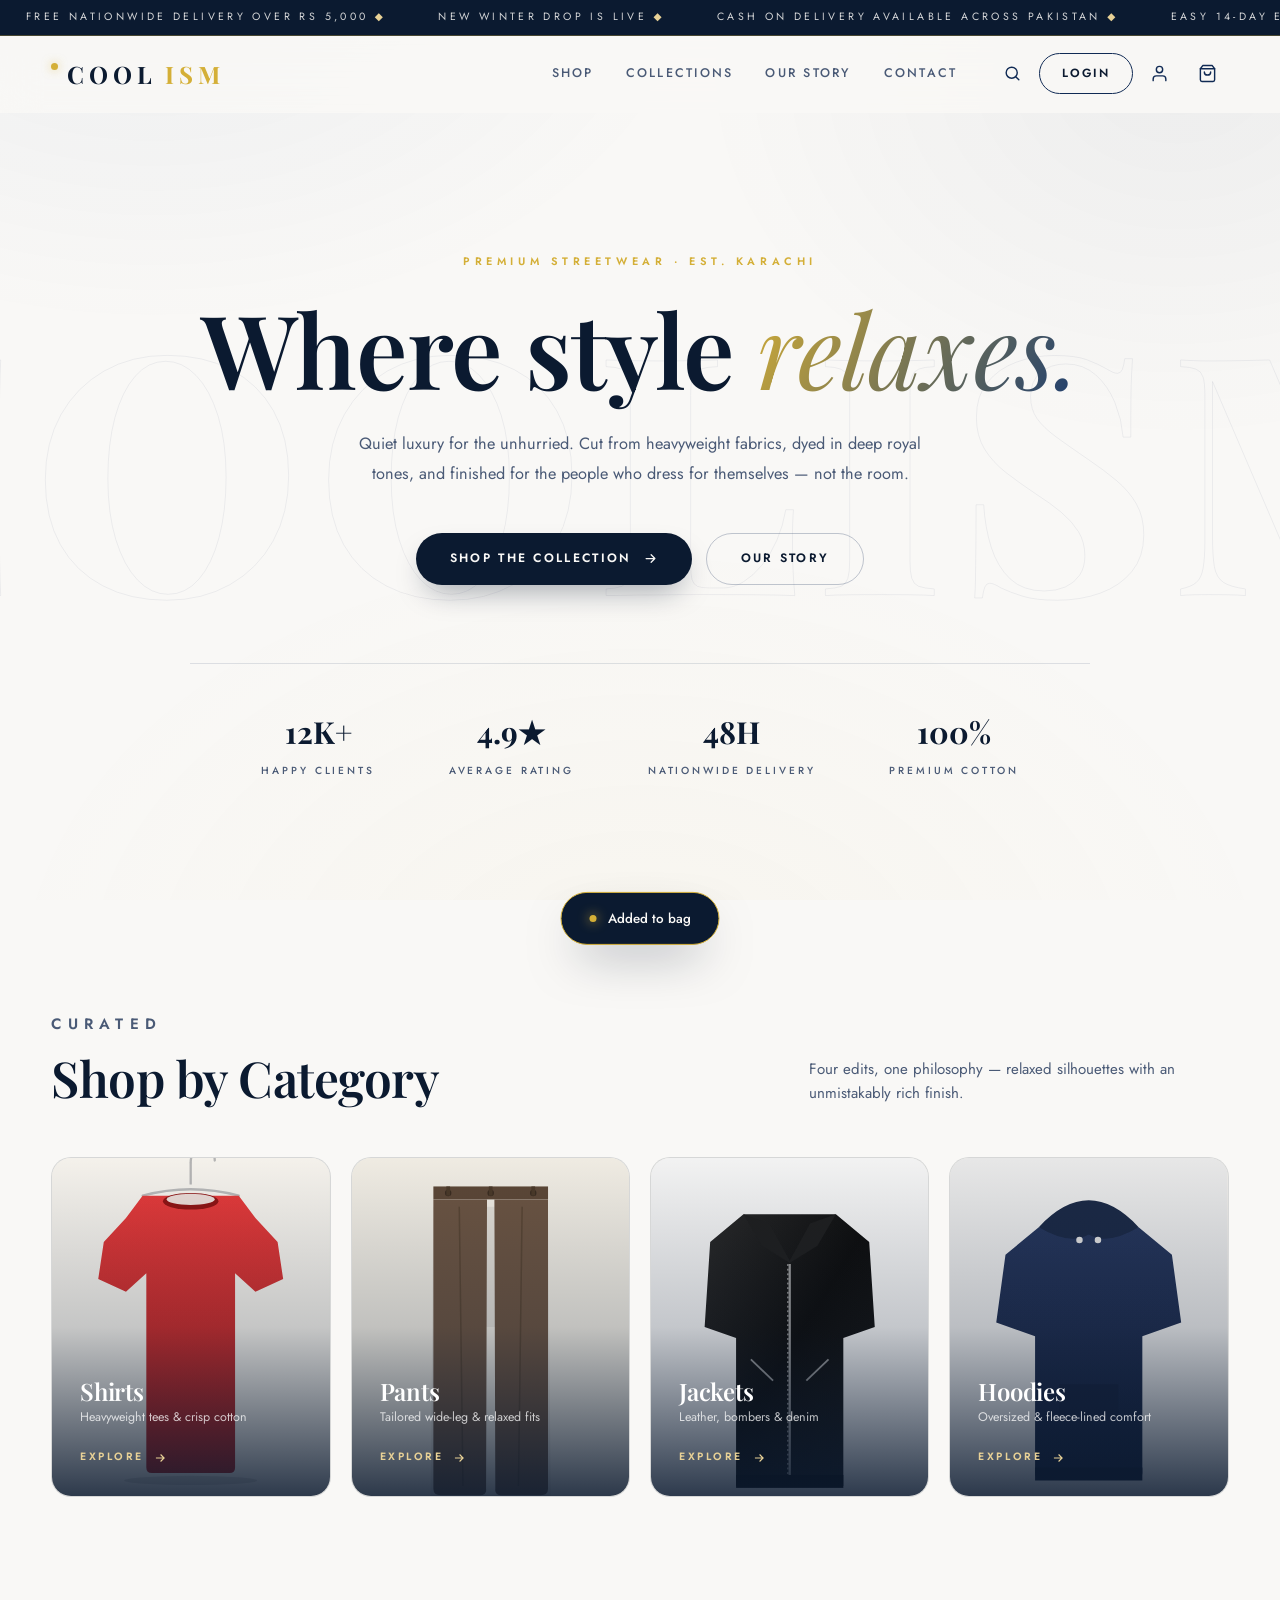
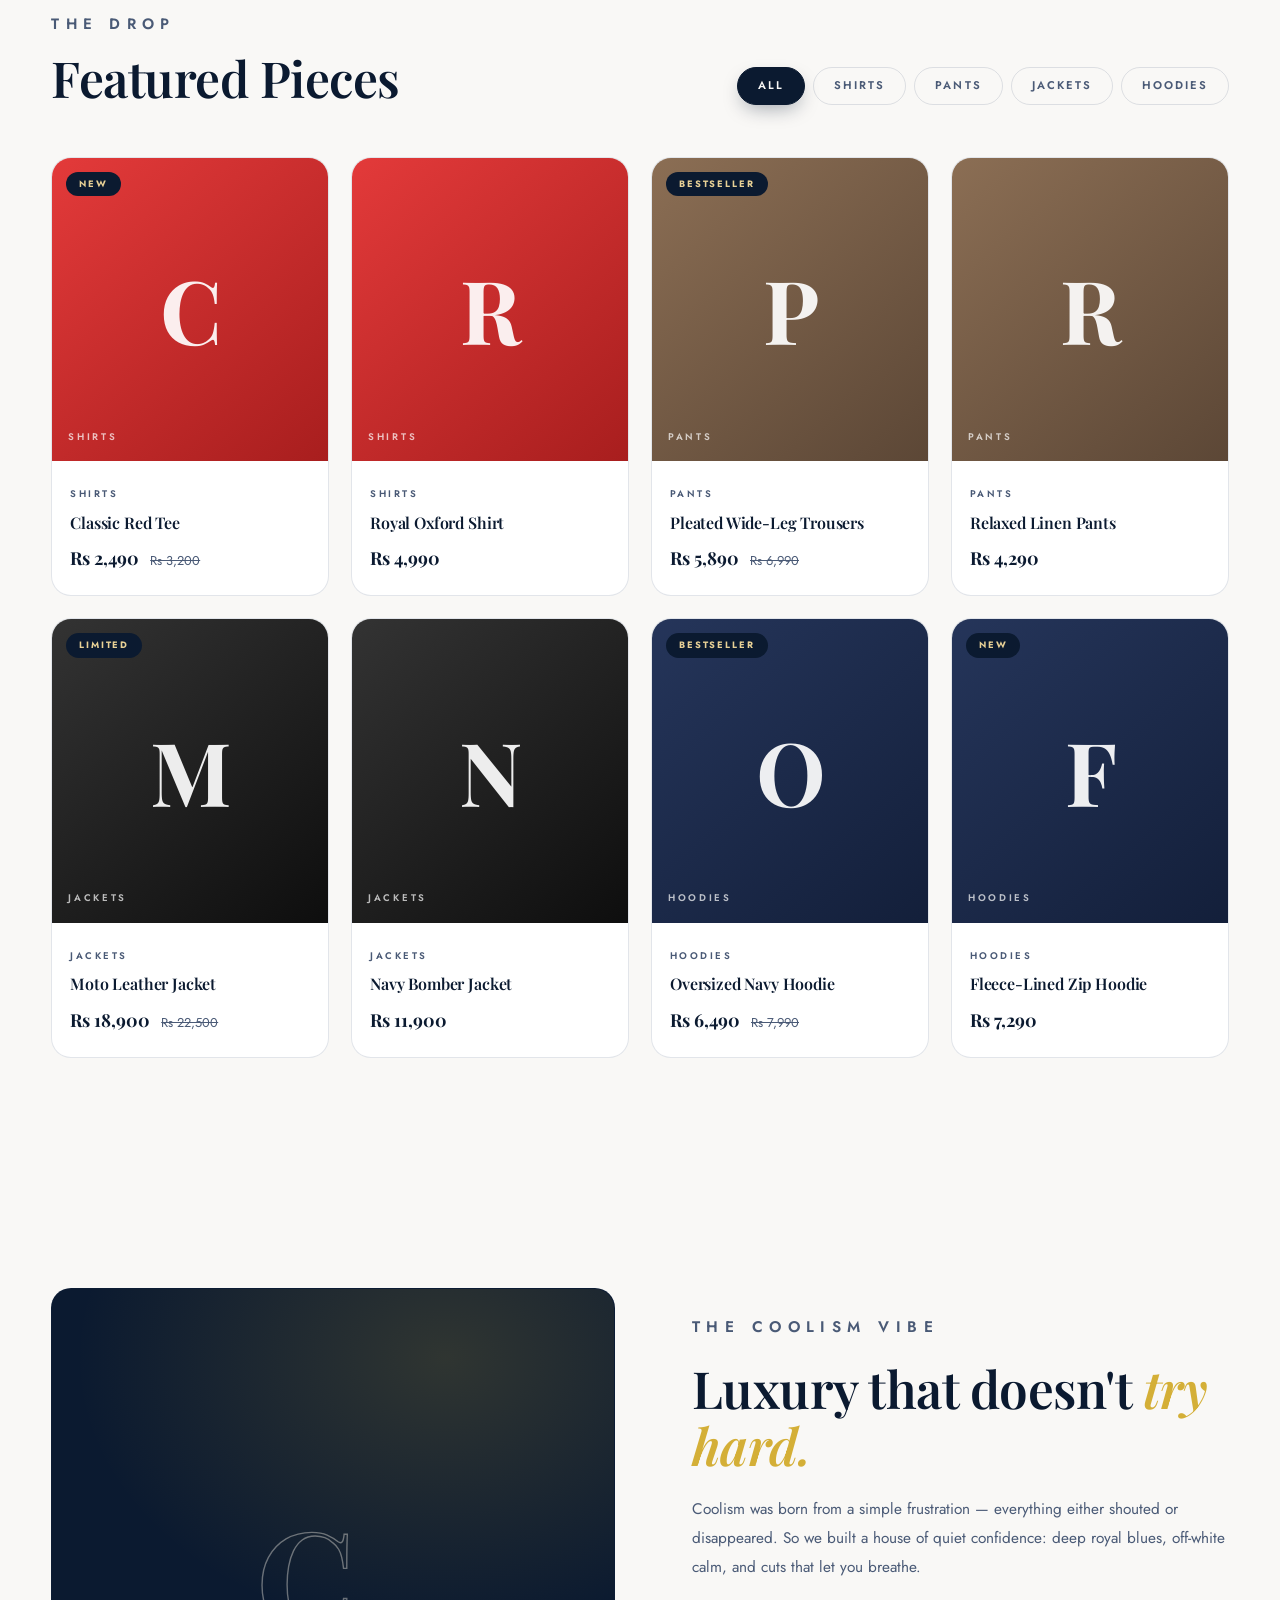
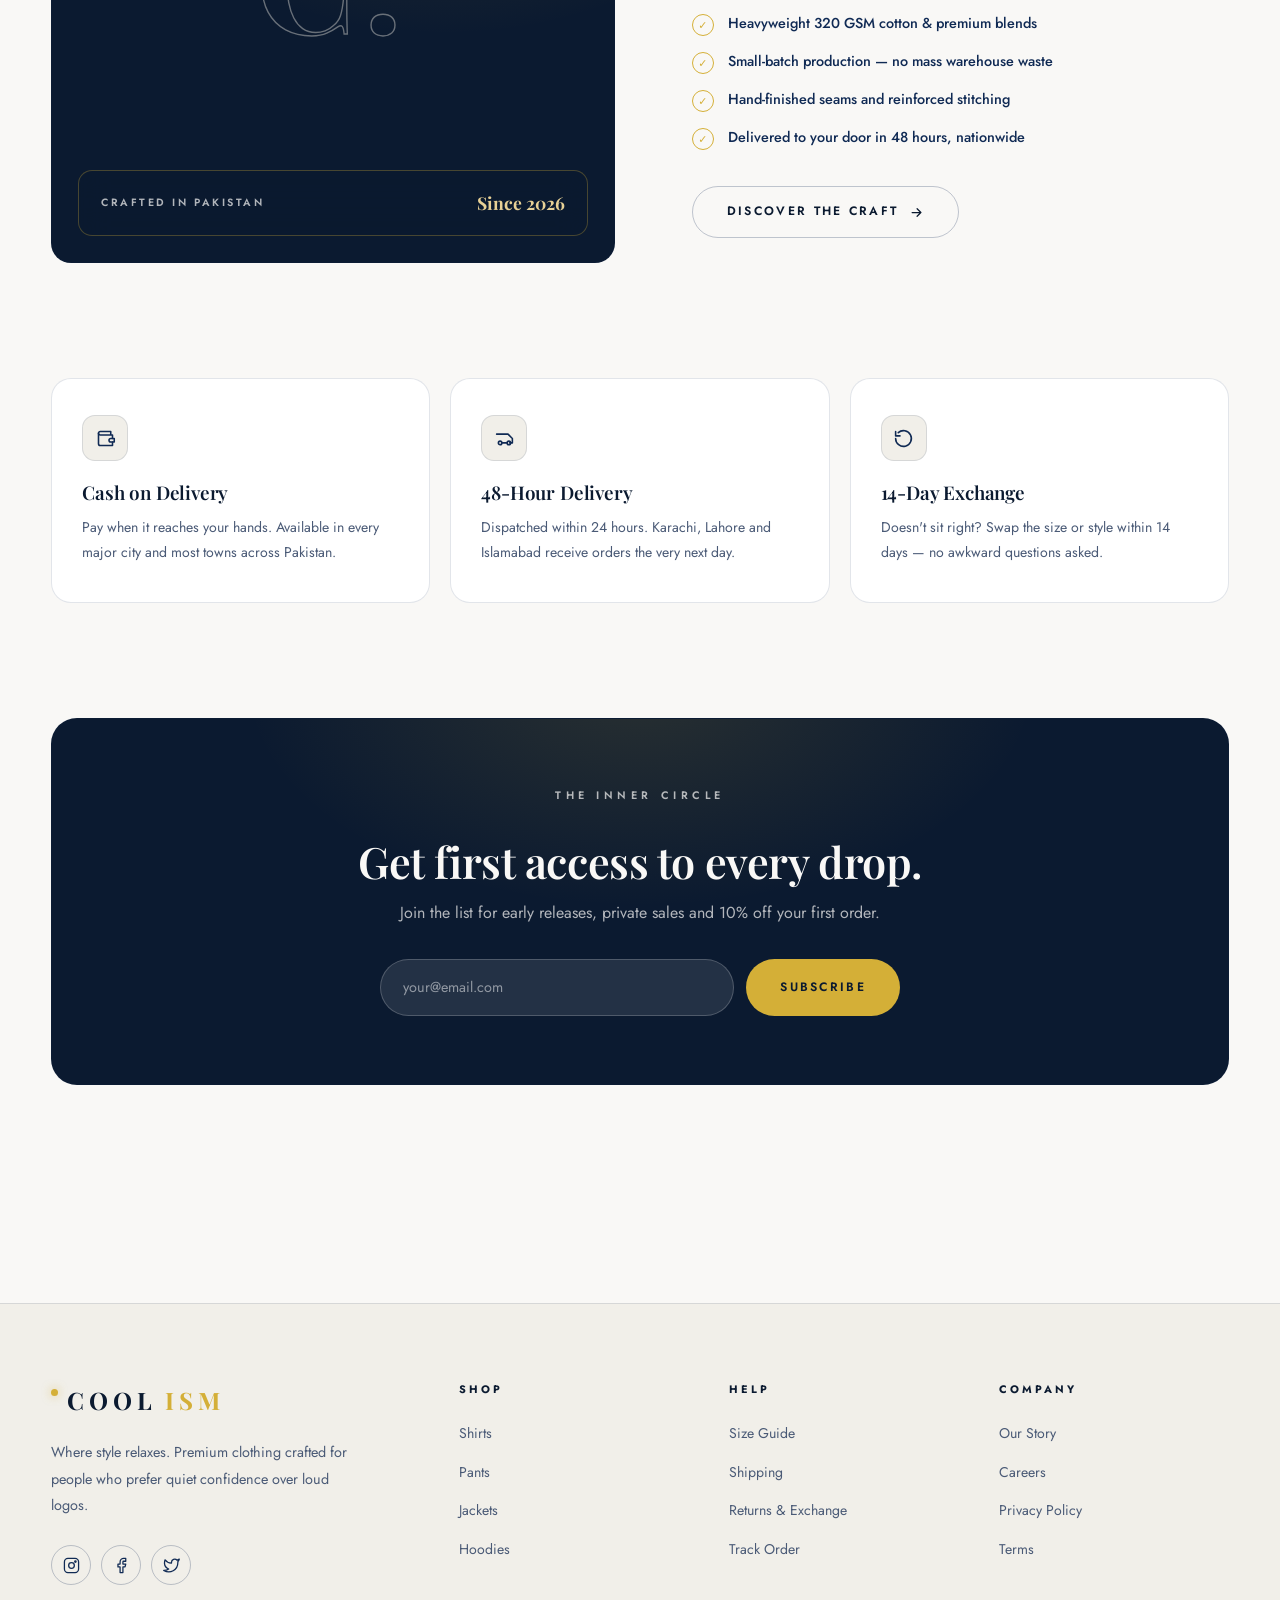
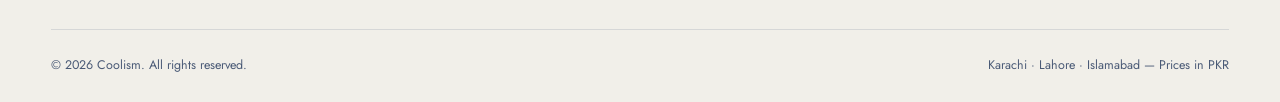
<file: index.html>
<!DOCTYPE html>
<html lang="en">
<head>
<meta charset="UTF-8" />
<meta name="viewport" content="width=device-width, initial-scale=1" />
<title>COOLISM — Where Style Relaxes</title>
<link rel="preconnect" href="https://fonts.googleapis.com">
<link rel="preconnect" href="https://fonts.gstatic.com" crossorigin>
<link href="https://fonts.googleapis.com/css2?family=Playfair+Display:ital,wght@0,400;0,500;0,600;0,700;0,800&family=Jost:wght@300;400;500;600;700&display=swap" rel="stylesheet">
<link rel="stylesheet" href="style.css">
</head>
<body>

<div class="topbar">
  <div class="marquee" id="marquee">
    <span>Free nationwide delivery over Rs 5,000 <i>◆</i></span>
    <span>New Winter Drop is live <i>◆</i></span>
    <span>Cash on delivery available across Pakistan <i>◆</i></span>
    <span>Easy 14-day exchanges <i>◆</i></span>
  </div>
</div>

<header class="nav-wrap" id="navWrap">
  <div class="container nav">
    <a href="#" class="logo"><span class="dot"></span>COOL<em>ISM</em></a>
    <nav class="nav-links">
      <a href="#shop">Shop</a>
      <a href="#collections">Collections</a>
      <a href="#story">Our Story</a>
      <a href="#contact">Contact</a>
    </nav>
    <div class="nav-actions">
      <button class="icon-btn" aria-label="Search">
        <svg viewBox="0 0 24 24"><circle cx="11" cy="11" r="7"/><path d="m20 20-3.6-3.6"/></svg>
      </button>
      <button class="btn-ghost" id="accountBtn">Login</button>
      <button class="icon-btn" id="accountIcon" aria-label="Account">
        <svg viewBox="0 0 24 24"><path d="M20 21v-2a4 4 0 0 0-4-4H8a4 4 0 0 0-4 4v2"/><circle cx="12" cy="7" r="4"/></svg>
      </button>
      <button class="icon-btn" id="cartBtn" aria-label="Cart">
        <svg viewBox="0 0 24 24"><path d="M6 2 3 6v14a2 2 0 0 0 2 2h14a2 2 0 0 0 2-2V6l-3-4z"/><path d="M3 6h18"/><path d="M16 10a4 4 0 0 1-8 0"/></svg>
        <span class="badge" id="cartCount">0</span>
      </button>
      <button class="hamburger" id="hamburger" aria-label="Menu">
        <svg viewBox="0 0 24 24"><path d="M3 6h18M3 12h18M3 18h18"/></svg>
      </button>
    </div>
  </div>
  <div class="mobile-menu" id="mobileMenu">
    <a href="#shop">Shop</a>
    <a href="#collections">Collections</a>
    <a href="#story">Our Story</a>
    <a href="#contact">Contact</a>
    <a href="#" id="mobileLogin">Login / Sign Up</a>
  </div>
</header>

<section class="hero">
  <div class="hero-ghost">COOLISM</div>
  <div class="container hero-inner">
    <p class="eyebrow reveal">Premium Streetwear · Est. Karachi</p>
    <h1 class="reveal">Where style <span class="it">relaxes.</span></h1>
    <p class="lead reveal">Quiet luxury for the unhurried. Cut from heavyweight fabrics, dyed in deep royal tones, and finished for the people who dress for themselves — not the room.</p>
    <div class="hero-cta reveal">
      <a href="#shop" class="btn btn-gold">Shop the Collection <svg viewBox="0 0 24 24"><path d="M5 12h14M13 6l6 6-6 6"/></svg></a>
      <a href="#story" class="btn btn-line">Our Story</a>
    </div>
    <div class="hero-stats reveal">
      <div class="stat"><b>12K+</b><span>Happy Clients</span></div>
      <div class="stat"><b>4.9★</b><span>Average Rating</span></div>
      <div class="stat"><b>48H</b><span>Nationwide Delivery</span></div>
      <div class="stat"><b>100%</b><span>Premium Cotton</span></div>
    </div>
  </div>
</section>

<section class="section" id="collections">
  <div class="container">
    <div class="sec-head">
      <div>
        <p class="eyebrow reveal">Curated</p>
        <h2 class="reveal">Shop by Category</h2>
      </div>
      <p class="reveal">Four edits, one philosophy — relaxed silhouettes with an unmistakably rich finish.</p>
    </div>

    <div class="cats">
      <a href="#shop" class="cat-card reveal" data-filter="shirts">
        <div class="cat-art">
          <svg viewBox="0 0 300 400" preserveAspectRatio="xMidYMid slice" xmlns="http://www.w3.org/2000/svg">
            <defs><linearGradient id="teeG" x1="0" y1="0" x2="0" y2="1"><stop offset="0%" stop-color="#E33A3A"/><stop offset="100%" stop-color="#A81E1E"/></linearGradient></defs>
            <rect width="300" height="400" fill="#F4F1EB"/>
            <path d="M150 22 Q150 8 164 8 Q176 8 176 20" stroke="#B4B4B4" stroke-width="2.5" fill="none" stroke-linecap="round"/>
            <line x1="150" y1="22" x2="150" y2="46" stroke="#B4B4B4" stroke-width="2.5"/>
            <path d="M98 58 Q150 44 202 58" stroke="#B8B8B8" stroke-width="2.5" fill="none" stroke-linecap="round"/>
            <path d="M98 58 L80 82 L56 108 L50 148 L80 162 L102 142 L102 352 Q102 358 108 358 L192 358 Q198 358 198 352 L198 142 L220 162 L250 148 L244 108 L220 82 L202 58 Z" fill="url(#teeG)"/>
            <ellipse cx="150" cy="64" rx="30" ry="9" fill="#8E1414"/>
            <ellipse cx="150" cy="62" rx="26" ry="6" fill="#F4F1EB" opacity="0.9"/>
            <ellipse cx="150" cy="366" rx="72" ry="5" fill="#000" opacity="0.12"/>
          </svg>
        </div>
        <div class="cat-content">
          <h3>Shirts</h3>
          <p>Heavyweight tees & crisp cotton</p>
          <span class="go">Explore <svg viewBox="0 0 24 24"><path d="M5 12h14M13 6l6 6-6 6"/></svg></span>
        </div>
      </a>

      <a href="#shop" class="cat-card reveal" data-filter="pants">
        <div class="cat-art">
          <svg viewBox="0 0 300 400" preserveAspectRatio="xMidYMid slice" xmlns="http://www.w3.org/2000/svg">
            <rect width="300" height="400" fill="#EFEBE2"/>
            <path d="M88 70 L212 70 L215 385 L160 385 L155 200 L145 200 L140 385 L85 385 Z" fill="#000" opacity="0.06"/>
            <rect x="88" y="48" width="124" height="14" fill="#5C4736"/>
            <circle cx="104" cy="55" r="3.5" fill="#3A2C20"/>
            <circle cx="150" cy="55" r="3.5" fill="#3A2C20"/>
            <circle cx="196" cy="55" r="3.5" fill="#3A2C20"/>
            <rect x="102" y="48" width="4" height="10" fill="#4A3928"/>
            <rect x="148" y="48" width="4" height="10" fill="#4A3928"/>
            <rect x="194" y="48" width="4" height="10" fill="#4A3928"/>
            <path d="M88 62 L88 375 Q88 382 96 382 L138 382 Q146 382 145 375 L146 62 Z" fill="#6B5442"/>
            <path d="M212 62 L212 375 Q212 382 204 382 L162 382 Q154 382 155 375 L154 62 Z" fill="#6B5442"/>
            <line x1="116" y1="70" x2="120" y2="372" stroke="#4A3928" stroke-width="1.6" opacity="0.55"/>
            <line x1="184" y1="70" x2="180" y2="372" stroke="#4A3928" stroke-width="1.6" opacity="0.55"/>
          </svg>
        </div>
        <div class="cat-content">
          <h3>Pants</h3>
          <p>Tailored wide-leg & relaxed fits</p>
          <span class="go">Explore <svg viewBox="0 0 24 24"><path d="M5 12h14M13 6l6 6-6 6"/></svg></span>
        </div>
      </a>

      <a href="#shop" class="cat-card reveal" data-filter="jackets">
        <div class="cat-art">
          <svg viewBox="0 0 300 400" preserveAspectRatio="xMidYMid slice" xmlns="http://www.w3.org/2000/svg">
            <defs><linearGradient id="lthrG" x1="0" y1="0" x2="1" y2="1"><stop offset="0%" stop-color="#2A2A2A"/><stop offset="50%" stop-color="#0E0E0E"/><stop offset="100%" stop-color="#1A1A1A"/></linearGradient></defs>
            <rect width="300" height="400" fill="#F2F2F2"/>
            <path d="M100 78 L64 108 L58 200 L92 212 L92 372 L208 372 L208 212 L242 200 L236 108 L200 78 Z" fill="url(#lthrG)"/>
            <path d="M100 78 L128 88 L152 132 L120 112 Z" fill="#1F1F1F"/>
            <path d="M200 78 L172 88 L148 132 L180 112 Z" fill="#1F1F1F"/>
            <line x1="150" y1="132" x2="150" y2="368" stroke="#9A9A9A" stroke-width="2.5"/>
            <line x1="148" y1="132" x2="148" y2="368" stroke="#CFCFCF" stroke-width="1" stroke-dasharray="2,3"/>
            <line x1="108" y1="235" x2="132" y2="258" stroke="#9A9A9A" stroke-width="2"/>
            <line x1="192" y1="235" x2="168" y2="258" stroke="#9A9A9A" stroke-width="2"/>
            <rect x="92" y="360" width="116" height="14" fill="#0A0A0A"/>
          </svg>
        </div>
        <div class="cat-content">
          <h3>Jackets</h3>
          <p>Leather, bombers & denim</p>
          <span class="go">Explore <svg viewBox="0 0 24 24"><path d="M5 12h14M13 6l6 6-6 6"/></svg></span>
        </div>
      </a>

      <a href="#shop" class="cat-card reveal" data-filter="hoodies">
        <div class="cat-art">
          <svg viewBox="0 0 300 400" preserveAspectRatio="xMidYMid slice" xmlns="http://www.w3.org/2000/svg">
            <defs><linearGradient id="hoodG" x1="0" y1="0" x2="0" y2="1"><stop offset="0%" stop-color="#25355A"/><stop offset="100%" stop-color="#131F3A"/></linearGradient></defs>
            <rect width="300" height="400" fill="#E7E7E7"/>
            <path d="M96 92 L60 122 L50 195 L92 210 L92 358 Q92 364 98 364 L202 364 Q208 364 208 358 L208 210 L250 195 L240 122 L204 92 Z" fill="url(#hoodG)"/>
            <path d="M96 92 Q150 34 204 92 Q170 112 150 100 Q130 112 96 92 Z" fill="#1B2945"/>
            <path d="M118 262 L182 262 L182 300 L118 300 Z" fill="#16223E"/>
            <circle cx="140" cy="106" r="3.5" fill="#DCDCDC"/>
            <circle cx="160" cy="106" r="3.5" fill="#DCDCDC"/>
            <rect x="92" y="352" width="116" height="14" fill="#0F1A30"/>
          </svg>
        </div>
        <div class="cat-content">
          <h3>Hoodies</h3>
          <p>Oversized & fleece-lined comfort</p>
          <span class="go">Explore <svg viewBox="0 0 24 24"><path d="M5 12h14M13 6l6 6-6 6"/></svg></span>
        </div>
      </a>
    </div>
  </div>
</section>

<section class="section" id="shop" style="padding-top:0">
  <div class="container">
    <div class="sec-head">
      <div>
        <p class="eyebrow reveal">The Drop</p>
        <h2 class="reveal">Featured Pieces</h2>
      </div>
      <div class="filters reveal" id="filters">
        <button class="chip active" data-filter="all">All</button>
        <button class="chip" data-filter="shirts">Shirts</button>
        <button class="chip" data-filter="pants">Pants</button>
        <button class="chip" data-filter="jackets">Jackets</button>
        <button class="chip" data-filter="hoodies">Hoodies</button>
      </div>
    </div>
    <div class="grid-products" id="productGrid"></div>
  </div>
</section>

<section class="section" id="story">
  <div class="container editorial">
    <div class="ed-visual reveal">
      <span class="mono">C.</span>
      <div class="badge-float">
        <span>Crafted in Pakistan</span>
        <b>Since 2026</b>
      </div>
    </div>
    <div class="ed-text">
      <p class="eyebrow reveal">The Coolism Vibe</p>
      <h2 class="reveal">Luxury that doesn't <em>try hard.</em></h2>
      <p class="reveal">Coolism was born from a simple frustration — everything either shouted or disappeared. So we built a house of quiet confidence: deep royal blues, off-white calm, and cuts that let you breathe.</p>
      <ul class="ed-list">
        <li class="reveal"><span class="tick">✓</span><span>Heavyweight 320 GSM cotton & premium blends</span></li>
        <li class="reveal"><span class="tick">✓</span><span>Small-batch production — no mass warehouse waste</span></li>
        <li class="reveal"><span class="tick">✓</span><span>Hand-finished seams and reinforced stitching</span></li>
        <li class="reveal"><span class="tick">✓</span><span>Delivered to your door in 48 hours, nationwide</span></li>
      </ul>
      <a href="#shop" class="btn btn-line reveal">Discover the Craft <svg viewBox="0 0 24 24"><path d="M5 12h14M13 6l6 6-6 6"/></svg></a>
    </div>
  </div>
</section>

<section class="section" style="padding-top:0">
  <div class="container values">
    <div class="value reveal">
      <div class="ico"><svg viewBox="0 0 24 24"><path d="M20 12V8H6a2 2 0 0 1 0-4h12v4"/><path d="M4 6v12a2 2 0 0 0 2 2h14v-4"/><path d="M18 12a2 2 0 0 0 0 4h4v-4z"/></svg></div>
      <h3>Cash on Delivery</h3>
      <p>Pay when it reaches your hands. Available in every major city and most towns across Pakistan.</p>
    </div>
    <div class="value reveal">
      <div class="ico"><svg viewBox="0 0 24 24"><path d="M3 7h13l5 5v5h-3"/><circle cx="7" cy="17" r="2"/><circle cx="17" cy="17" r="2"/><path d="M9 17h6"/></svg></div>
      <h3>48-Hour Delivery</h3>
      <p>Dispatched within 24 hours. Karachi, Lahore and Islamabad receive orders the very next day.</p>
    </div>
    <div class="value reveal">
      <div class="ico"><svg viewBox="0 0 24 24"><path d="M3 12a9 9 0 1 0 3-6.7"/><path d="M3 4v5h5"/></svg></div>
      <h3>14-Day Exchange</h3>
      <p>Doesn't sit right? Swap the size or style within 14 days — no awkward questions asked.</p>
    </div>
  </div>
</section>

<section class="section" style="padding-top:0" id="contact">
  <div class="container">
    <div class="news reveal">
      <p class="eyebrow">The Inner Circle</p>
      <h2>Get first access to every drop.</h2>
      <p>Join the list for early releases, private sales and 10% off your first order.</p>
      <form class="news-form" id="newsForm">
        <input type="email" placeholder="your@email.com" required aria-label="Email address" />
        <button type="submit" class="btn btn-gold">Subscribe</button>
      </form>
    </div>
  </div>
</section>

<footer>
  <div class="container">
    <div class="f-grid">
      <div class="f-brand">
        <a href="#" class="logo"><span class="dot"></span>COOL<em>ISM</em></a>
        <p>Where style relaxes. Premium clothing crafted for people who prefer quiet confidence over loud logos.</p>
        <div class="f-social">
          <a href="#" aria-label="Instagram"><svg viewBox="0 0 24 24"><rect x="2" y="2" width="20" height="20" rx="5"/><circle cx="12" cy="12" r="4"/><circle cx="17.5" cy="6.5" r="1"/></svg></a>
          <a href="#" aria-label="Facebook"><svg viewBox="0 0 24 24"><path d="M18 2h-3a5 5 0 0 0-5 5v3H7v4h3v8h4v-8h3l1-4h-4V7a1 1 0 0 1 1-1h3z"/></svg></a>
          <a href="#" aria-label="Twitter"><svg viewBox="0 0 24 24"><path d="M23 3a10.9 10.9 0 0 1-3.14 1.53 4.48 4.48 0 0 0-7.86 3v1A10.66 10.66 0 0 1 3 4s-4 9 5 13a11.64 11.64 0 0 1-7 2c9 5 20 0 20-11.5a4.5 4.5 0 0 0-.08-.83A7.72 7.72 0 0 0 23 3z"/></svg></a>
        </div>
      </div>
      <div class="f-col">
        <h4>Shop</h4>
        <ul>
          <li><a href="#shop">Shirts</a></li>
          <li><a href="#shop">Pants</a></li>
          <li><a href="#shop">Jackets</a></li>
          <li><a href="#shop">Hoodies</a></li>
        </ul>
      </div>
      <div class="f-col">
        <h4>Help</h4>
        <ul>
          <li><a href="#">Size Guide</a></li>
          <li><a href="#">Shipping</a></li>
          <li><a href="#">Returns & Exchange</a></li>
          <li><a href="#">Track Order</a></li>
        </ul>
      </div>
      <div class="f-col">
        <h4>Company</h4>
        <ul>
          <li><a href="#story">Our Story</a></li>
          <li><a href="#">Careers</a></li>
          <li><a href="#">Privacy Policy</a></li>
          <li><a href="#">Terms</a></li>
        </ul>
      </div>
    </div>
    <div class="f-bottom">
      <span>© 2026 Coolism. All rights reserved.</span>
      <span>Karachi · Lahore · Islamabad — Prices in PKR</span>
    </div>
  </div>
</footer>

<div class="overlay" id="overlay"></div>
<aside class="drawer" id="cartDrawer" aria-label="Shopping bag">
  <div class="drawer-head">
    <h3>Your Bag</h3>
    <button class="x" id="cartClose" aria-label="Close">
      <svg width="18" height="18" viewBox="0 0 24 24" fill="none" stroke="currentColor" stroke-width="1.7" stroke-linecap="round"><path d="M18 6 6 18M6 6l12 12"/></svg>
    </button>
  </div>
  <div class="drawer-body" id="cartBody"></div>
  <div class="drawer-foot">
    <div class="total-row"><span>Subtotal</span><b id="cartTotal">Rs 0</b></div>
    <p class="note">Shipping calculated at checkout. Free over Rs 5,000.</p>
    <button class="btn btn-gold" id="checkoutBtn">Proceed to Checkout <svg viewBox="0 0 24 24"><path d="M5 12h14M13 6l6 6-6 6"/></svg></button>
  </div>
</aside>

<div class="modal-backdrop" id="authModal">
  <div class="modal" role="dialog" aria-modal="true" aria-label="Account">
    <div class="modal-art">
      <a href="#" class="logo"><span class="dot"></span>COOL<em>ISM</em></a>
      <h3>Where style <em>relaxes.</em></h3>
      <p>Join the Coolism circle for early access to drops, member pricing, and a wardrobe that never shouts.</p>
      <div class="quote">Members save 10% — always</div>
    </div>
    <div class="modal-panel">
      <button class="modal-close" id="modalClose" aria-label="Close">
        <svg viewBox="0 0 24 24"><path d="M18 6 6 18M6 6l12 12"/></svg>
      </button>
      <div class="tabs">
        <button data-tab="login" class="active">Login</button>
        <button data-tab="signup">Sign Up</button>
      </div>

      <form id="loginForm" novalidate>
        <h2 class="panel-title">Welcome back</h2>
        <p class="panel-sub">Sign in to continue your collection.</p>
        <div class="field" data-field>
          <label for="li-email">Email Address</label>
          <input id="li-email" type="email" placeholder="you@example.com" autocomplete="email" />
          <span class="msg">Please enter a valid email address.</span>
        </div>
        <div class="field" data-field>
          <label for="li-pass">Password</label>
          <input id="li-pass" type="password" placeholder="••••••••" autocomplete="current-password" />
          <span class="msg">Password must be at least 6 characters.</span>
        </div>
        <div class="form-foot">
          <label><input type="checkbox" checked /> Remember me</label>
          <a href="#">Forgot password?</a>
        </div>
        <button type="submit" class="btn btn-gold">Sign In</button>
        <div class="divider">OR</div>
        <div class="social-row">
          <button type="button" data-social="Google">
            <svg viewBox="0 0 24 24" fill="none" stroke="currentColor" stroke-width="1.6"><circle cx="12" cy="12" r="9"/><path d="M12 8v8M8 12h8"/></svg> Google
          </button>
          <button type="button" data-social="Apple">
            <svg viewBox="0 0 24 24" fill="none" stroke="currentColor" stroke-width="1.6"><path d="M12 3c1.5 0 2.5 1 2.5 2.5S13 8 12 8s-2.5-1-2.5-2.5S10.5 3 12 3z"/><path d="M6 20c0-4 2-7 6-7s6 3 6 7"/></svg> Apple
          </button>
        </div>
      </form>

      <form id="signupForm" novalidate hidden>
        <h2 class="panel-title">Create your account</h2>
        <p class="panel-sub">It takes less than a minute.</p>
        <div class="row-2">
          <div class="field" data-field>
            <label for="su-first">First Name</label>
            <input id="su-first" type="text" placeholder="Ali" autocomplete="given-name" />
            <span class="msg">Please enter your first name.</span>
          </div>
          <div class="field" data-field>
            <label for="su-last">Last Name</label>
            <input id="su-last" type="text" placeholder="Raza" autocomplete="family-name" />
            <span class="msg">Please enter your last name.</span>
          </div>
        </div>
        <div class="field" data-field>
          <label for="su-email">Email Address</label>
          <input id="su-email" type="email" placeholder="you@example.com" autocomplete="email" />
          <span class="msg">Please enter a valid email address.</span>
        </div>
        <div class="field" data-field>
          <label for="su-phone">Mobile Number</label>
          <input id="su-phone" type="tel" placeholder="03XX XXXXXXX" autocomplete="tel" />
          <span class="msg">Enter a valid Pakistani mobile number (11 digits).</span>
        </div>
        <div class="field" data-field>
          <label for="su-pass">Password</label>
          <input id="su-pass" type="password" placeholder="Minimum 6 characters" autocomplete="new-password" />
          <span class="msg">Password must be at least 6 characters.</span>
        </div>
        <div class="form-foot">
          <label><input type="checkbox" id="su-terms" /> I agree to the Terms & Privacy Policy</label>
        </div>
        <button type="submit" class="btn btn-gold">Create Account</button>
        <div class="divider">OR</div>
        <div class="social-row">
          <button type="button" data-social="Google">
            <svg viewBox="0 0 24 24" fill="none" stroke="currentColor" stroke-width="1.6"><circle cx="12" cy="12" r="9"/><path d="M12 8v8M8 12h8"/></svg> Google
          </button>
          <button type="button" data-social="Apple">
            <svg viewBox="0 0 24 24" fill="none" stroke="currentColor" stroke-width="1.6"><path d="M12 3c1.5 0 2.5 1 2.5 2.5S13 8 12 8s-2.5-1-2.5-2.5S10.5 3 12 3z"/><path d="M6 20c0-4 2-7 6-7s6 3 6 7"/></svg> Apple
          </button>
        </div>
      </form>
    </div>
  </div>
</div>

<div class="toast" id="toast"><span class="dot"></span><span id="toastMsg">Added to bag</span></div>

<script src="app.js"></script>
</body>
</html>
</file>
<file: style.css>
*{margin:0;padding:0;box-sizing:border-box}

:root{
  --bg-main:#F9F8F6;
  --bg-card:#FFFFFF;
  --bg-offwhite:#F1EFE9;
  --navy-900:#0B1A30;
  --navy-800:#102A54;
  --navy-700:#1A3B70;
  --gold:#D4AF37;
  --gold-light:#E8D196;
  --text-main:#0B1A30;
  --text-muted:#4A5A76;
  --line:rgba(16, 42, 84, 0.12);
  --line-strong:rgba(16, 42, 84, 0.25);
  --r-lg:20px;
  --r-md:14px;
  --r-sm:10px;
  --shadow:0 20px 50px -15px rgba(11, 26, 48, 0.15);
  --ease:cubic-bezier(.22,.61,.36,1);
}

html{scroll-behavior:smooth}

body{
  font-family:'Jost',system-ui,sans-serif;
  background:var(--bg-main);
  color:var(--text-main);
  line-height:1.6;
  overflow-x:hidden;
  -webkit-font-smoothing:antialiased;
}

body::before{
  content:'';position:fixed;inset:0;z-index:0;pointer-events:none;
  background:
    radial-gradient(900px 600px at 12% -5%, rgba(37,79,143,.06), transparent 62%),
    radial-gradient(800px 620px at 92% 8%, rgba(16,42,84,.05), transparent 60%),
    radial-gradient(1000px 700px at 50% 110%, rgba(212,175,55,.04), transparent 65%);
}

img,svg{display:block;max-width:100%}
a{color:inherit;text-decoration:none}
button{font:inherit;color:inherit;background:none;border:none;cursor:pointer}
input,select{font:inherit}
ul{list-style:none}

.container{width:min(1240px,92vw);margin-inline:auto;position:relative;z-index:2}

.eyebrow{font-size:.68rem;letter-spacing:.42em;text-transform:uppercase;color:var(--gold);font-weight:600}
h1,h2,h3{font-family:'Playfair Display',serif;font-weight:600;line-height:1.1;letter-spacing:-.01em;color:var(--navy-900)}

.topbar{background:var(--navy-900);border-bottom:1px solid rgba(212,175,55,.3);overflow:hidden;position:relative;z-index:60}
.marquee{display:flex;width:max-content;animation:slide 34s linear infinite}
.marquee span{font-size:.66rem;letter-spacing:.32em;text-transform:uppercase;padding:9px 26px;color:rgba(249,248,246,.85);white-space:nowrap}
.marquee span i{color:var(--gold-light);font-style:normal}
@keyframes slide{to{transform:translateX(-50%)}}

.nav-wrap{
  position:sticky;top:0;z-index:70;
  backdrop-filter:blur(18px);-webkit-backdrop-filter:blur(18px);
  background:rgba(249,248,246,.85);
  border-bottom:1px solid transparent;
  transition:background .4s var(--ease),border-color .4s var(--ease),box-shadow .4s var(--ease);
}
.nav-wrap.scrolled{background:rgba(249,248,246,.96);border-bottom-color:var(--line);box-shadow:0 4px 20px rgba(0,0,0,.04)}
.nav{display:flex;align-items:center;gap:34px;height:76px}

.logo{
  font-family:'Playfair Display',serif;font-size:1.5rem;font-weight:700;
  letter-spacing:.2em;display:flex;align-items:center;gap:9px;color:var(--navy-900);
}
.logo .dot{width:7px;height:7px;border-radius:50%;background:var(--gold);box-shadow:0 0 10px rgba(212,175,55,.6);margin-top:-14px}
.logo em{font-style:normal;color:var(--gold)}

.nav-links{display:flex;gap:32px;margin-left:auto}
.nav-links a{font-size:.78rem;letter-spacing:.18em;text-transform:uppercase;color:var(--text-muted);position:relative;padding:6px 0;transition:color .3s var(--ease);font-weight:500}
.nav-links a::after{content:'';position:absolute;left:0;bottom:0;height:2px;width:0;background:var(--gold);transition:width .4s var(--ease)}
.nav-links a:hover{color:var(--navy-900)}
.nav-links a:hover::after{width:100%}

.nav-actions{display:flex;align-items:center;gap:6px}
.icon-btn{width:42px;height:42px;border-radius:50%;display:grid;place-items:center;color:var(--navy-800);position:relative;transition:background .3s var(--ease),color .3s var(--ease)}
.icon-btn:hover{background:rgba(16,42,84,.06);color:var(--navy-900)}
.icon-btn svg{width:19px;height:19px;fill:none;stroke:currentColor;stroke-width:1.8;stroke-linecap:round;stroke-linejoin:round}

.badge{position:absolute;top:4px;right:3px;min-width:17px;height:17px;padding:0 4px;border-radius:99px;background:var(--navy-900);color:var(--gold-light);font-size:.62rem;font-weight:600;display:grid;place-items:center;transform:scale(0);transition:transform .3s var(--ease)}
.badge.show{transform:scale(1)}

.btn-ghost{padding:10px 22px;border-radius:99px;border:1.5px solid var(--navy-800);font-size:.74rem;letter-spacing:.16em;text-transform:uppercase;font-weight:600;color:var(--navy-900);transition:all .35s var(--ease)}
.btn-ghost:hover{background:var(--navy-900);color:var(--bg-main);border-color:var(--navy-900)}

.hamburger{display:none;width:42px;height:42px;place-items:center;color:var(--navy-900)}
.hamburger svg{width:22px;height:22px;stroke:currentColor;stroke-width:1.8;fill:none;stroke-linecap:round}

.mobile-menu{display:none;flex-direction:column;padding:10px 4vw 26px;border-top:1px solid var(--line);background:var(--bg-main)}
.mobile-menu.open{display:flex}
.mobile-menu a{padding:15px 4px;font-size:.82rem;letter-spacing:.2em;text-transform:uppercase;border-bottom:1px solid var(--line);color:var(--text-muted);font-weight:500}

.btn{display:inline-flex;align-items:center;gap:11px;padding:15px 34px;border-radius:99px;font-size:.76rem;letter-spacing:.19em;text-transform:uppercase;font-weight:600;transition:transform .35s var(--ease),box-shadow .35s var(--ease),background .35s var(--ease);white-space:nowrap}
.btn-gold{background:var(--navy-900);color:var(--bg-main);box-shadow:0 14px 30px -10px rgba(11,26,48,.4)}
.btn-gold:hover{transform:translateY(-3px);box-shadow:0 20px 40px -12px rgba(11,26,48,.5);background:var(--navy-800)}
.btn-line{border:1.5px solid var(--line-strong);color:var(--navy-900)}
.btn-line:hover{border-color:var(--navy-800);background:rgba(16,42,84,.04);transform:translateY(-3px)}
.btn svg{width:15px;height:15px;stroke:currentColor;stroke-width:2;fill:none;stroke-linecap:round;stroke-linejoin:round}

.hero{position:relative;padding:clamp(70px,11vw,140px) 0 clamp(60px,9vw,120px);overflow:hidden}
.hero-ghost{position:absolute;top:44%;left:50%;transform:translate(-50%,-50%);font-family:'Playfair Display',serif;font-weight:800;font-size:clamp(9rem,26vw,26rem);letter-spacing:.04em;line-height:1;color:transparent;-webkit-text-stroke:1px rgba(16,42,84,.06);pointer-events:none;user-select:none;white-space:nowrap;z-index:1}
.hero-inner{position:relative;z-index:3;text-align:center;max-width:900px;margin-inline:auto}
.hero h1{font-size:clamp(2.9rem,8.2vw,6.4rem);margin:26px 0 0;line-height:1.02}
.hero h1 .it{font-style:italic;font-weight:400;background:linear-gradient(120deg,var(--gold),var(--navy-700));-webkit-background-clip:text;background-clip:text;color:transparent}
.hero p.lead{margin:28px auto 0;max-width:600px;font-size:1.02rem;color:var(--text-muted);line-height:1.85}
.hero-cta{display:flex;gap:14px;justify-content:center;flex-wrap:wrap;margin-top:44px}

.hero-stats{display:flex;justify-content:center;flex-wrap:wrap;gap:clamp(28px,6vw,74px);margin-top:78px;padding-top:44px;border-top:1px solid var(--line)}
.stat{text-align:center}
.stat b{display:block;font-family:'Playfair Display',serif;font-size:1.9rem;font-weight:700;color:var(--navy-900)}
.stat span{font-size:.64rem;letter-spacing:.28em;text-transform:uppercase;color:var(--text-muted);font-weight:500}

.section{padding:clamp(64px,9vw,118px) 0;position:relative;z-index:2}
.sec-head{display:flex;align-items:flex-end;justify-content:space-between;gap:30px;margin-bottom:52px;flex-wrap:wrap}
.sec-head h2{font-size:clamp(1.9rem,4.2vw,3.1rem);margin-top:14px}
.sec-head p{color:var(--text-muted);max-width:420px;font-size:.94rem}

.cats{display:grid;grid-template-columns:repeat(4,1fr);gap:20px}
.cat-card{position:relative;border-radius:var(--r-lg);overflow:hidden;min-height:340px;display:flex;flex-direction:column;justify-content:flex-end;padding:0;border:1px solid var(--line);background:var(--bg-offwhite);transition:transform .55s var(--ease),border-color .5s var(--ease),box-shadow .55s var(--ease);cursor:pointer}
.cat-card .cat-art{position:absolute;inset:0;z-index:1;display:grid;place-items:center;transition:transform .8s var(--ease)}
.cat-card .cat-art svg{width:100%;height:100%}
.cat-card:hover .cat-art{transform:scale(1.06)}
.cat-card::after{content:'';position:absolute;inset:0;z-index:2;background:linear-gradient(to top, rgba(11,26,48,.85) 0%, rgba(11,26,48,.2) 50%, transparent 100%)}
.cat-card:hover{transform:translateY(-8px);border-color:var(--gold);box-shadow:var(--shadow)}
.cat-card .cat-content{position:relative;z-index:3;padding:28px}
.cat-card h3{font-size:1.5rem;color:#fff;margin-bottom:4px}
.cat-card p{font-size:.78rem;color:rgba(255,255,255,.75);margin-bottom:14px}
.cat-card .go{display:inline-flex;align-items:center;gap:9px;font-size:.66rem;letter-spacing:.24em;text-transform:uppercase;color:var(--gold-light);font-weight:600}
.cat-card .go svg{width:14px;height:14px;stroke:currentColor;stroke-width:2;fill:none;transition:transform .4s var(--ease)}
.cat-card:hover .go svg{transform:translateX(6px)}

.filters{display:flex;gap:8px;flex-wrap:wrap}
.chip{padding:9px 20px;border-radius:99px;border:1.5px solid var(--line);font-size:.7rem;letter-spacing:.18em;text-transform:uppercase;color:var(--text-muted);transition:all .32s var(--ease);font-weight:600}
.chip:hover{color:var(--navy-900);border-color:var(--navy-800)}
.chip.active{background:var(--navy-900);color:var(--bg-main);border-color:var(--navy-900);box-shadow:0 8px 20px -6px rgba(11,26,48,.4)}

.grid-products{display:grid;grid-template-columns:repeat(4,1fr);gap:22px}
.card{border-radius:var(--r-lg);overflow:hidden;background:var(--bg-card);border:1px solid var(--line);transition:transform .5s var(--ease),border-color .45s var(--ease),box-shadow .5s var(--ease);display:flex;flex-direction:column}
.card:hover{transform:translateY(-9px);border-color:var(--line-strong);box-shadow:var(--shadow)}

.card-media{position:relative;aspect-ratio:1/1.1;overflow:hidden;background:var(--bg-offwhite)}
.card-media img{width:100%;height:100%;object-fit:cover;transition:transform .7s var(--ease)}
.card:hover .card-media img{transform:scale(1.06)}

.card-placeholder{position:absolute;inset:0;display:grid;place-items:center;transition:transform .7s var(--ease)}
.card:hover .card-placeholder{transform:scale(1.04)}
.card-placeholder .letter{font-family:'Playfair Display',serif;font-weight:700;font-size:5.5rem;color:rgba(255,255,255,.92);line-height:1;letter-spacing:-.02em}
.card-placeholder .cat-badge{position:absolute;bottom:16px;left:16px;font-size:.6rem;letter-spacing:.28em;text-transform:uppercase;color:rgba(255,255,255,.7);font-weight:600}

.tag{position:absolute;top:14px;left:14px;z-index:3;padding:5px 13px;border-radius:99px;font-size:.58rem;font-weight:700;letter-spacing:.2em;text-transform:uppercase;background:var(--navy-900);color:var(--gold-light)}
.quick-add{position:absolute;left:14px;right:14px;bottom:14px;z-index:3;padding:13px;border-radius:99px;background:var(--navy-900);color:var(--bg-main);font-size:.68rem;font-weight:600;letter-spacing:.2em;text-transform:uppercase;transform:translateY(130%);opacity:0;transition:transform .45s var(--ease),opacity .35s var(--ease),background .3s var(--ease)}
.card:hover .quick-add{transform:translateY(0);opacity:1}
.quick-add:hover{background:var(--navy-800)}
.quick-add.added{background:#3FBF74;color:#04240F}

.card-body{padding:18px 18px 22px}
.card-body .cat{font-size:.6rem;letter-spacing:.26em;text-transform:uppercase;color:var(--text-muted);font-weight:600}
.card-body h3{font-size:1rem;margin:8px 0 11px;font-weight:600;line-height:1.3;color:var(--navy-900)}
.price{display:flex;align-items:baseline;gap:11px}
.price .now{font-family:'Playfair Display',serif;font-size:1.12rem;font-weight:700;color:var(--navy-900)}
.price .was{font-size:.8rem;color:var(--text-muted);text-decoration:line-through}

.editorial{display:grid;grid-template-columns:1.05fr 1fr;gap:clamp(34px,6vw,80px);align-items:center}
.ed-visual{position:relative;border-radius:var(--r-lg);overflow:hidden;aspect-ratio:1/1.02;border:1px solid var(--line);background:var(--navy-900);display:grid;place-items:center}
.ed-visual::before{content:'';position:absolute;inset:0;background:radial-gradient(560px 420px at 70% 12%,rgba(212,175,55,.18),transparent 66%)}
.ed-visual .mono{position:relative;font-family:'Playfair Display',serif;font-size:clamp(4rem,11vw,9rem);font-weight:700;letter-spacing:.06em;color:transparent;-webkit-text-stroke:1.4px rgba(246,241,230,.4)}
.ed-visual .badge-float{position:absolute;bottom:26px;left:26px;right:26px;padding:18px 22px;border-radius:var(--r-md);background:rgba(11,26,48,.6);border:1px solid rgba(212,175,55,.3);backdrop-filter:blur(14px);display:flex;justify-content:space-between;align-items:center;gap:16px}
.badge-float span{font-size:.66rem;letter-spacing:.24em;text-transform:uppercase;color:rgba(249,248,246,.7);font-weight:600}
.badge-float b{font-family:'Playfair Display',serif;font-size:1.1rem;color:var(--gold-light)}

.ed-text h2{font-size:clamp(1.9rem,4.4vw,3.2rem);margin:16px 0 22px}
.ed-text h2 em{font-style:italic;color:var(--gold)}
.ed-text p{color:var(--text-muted);line-height:1.9;margin-bottom:18px;font-size:.96rem}
.ed-list{display:grid;gap:14px;margin:30px 0 36px}
.ed-list li{display:flex;gap:14px;align-items:flex-start;font-size:.9rem;color:var(--navy-800);font-weight:500}
.ed-list .tick{flex:0 0 22px;height:22px;border-radius:50%;display:grid;place-items:center;border:1px solid var(--gold);color:var(--gold);font-size:.68rem;margin-top:2px;font-weight:700}

.values{display:grid;grid-template-columns:repeat(3,1fr);gap:20px}
.value{padding:36px 30px;border-radius:var(--r-lg);border:1px solid var(--line);background:var(--bg-card);transition:border-color .45s var(--ease),transform .45s var(--ease),box-shadow .45s var(--ease)}
.value:hover{border-color:var(--line-strong);transform:translateY(-6px);box-shadow:var(--shadow)}
.value .ico{width:46px;height:46px;border-radius:13px;display:grid;place-items:center;margin-bottom:22px;background:var(--bg-offwhite);border:1px solid var(--line)}
.value .ico svg{width:21px;height:21px;stroke:var(--navy-800);stroke-width:1.8;fill:none;stroke-linecap:round;stroke-linejoin:round}
.value h3{font-size:1.18rem;margin-bottom:11px}
.value p{font-size:.88rem;color:var(--text-muted);line-height:1.8}

.news{border-radius:26px;padding:clamp(40px,6vw,68px);border:1px solid var(--line);background:var(--navy-900);position:relative;overflow:hidden;text-align:center}
.news::before{content:'';position:absolute;inset:0;background:radial-gradient(600px 340px at 50% -10%,rgba(212,175,55,.15),transparent 66%)}
.news > *{position:relative;z-index:2}
.news h2{font-size:clamp(1.7rem,4vw,2.7rem);margin:16px 0 14px;color:var(--bg-main)}
.news p{color:rgba(249,248,246,.7);max-width:520px;margin:0 auto 34px}
.news-form{display:flex;gap:12px;max-width:520px;margin-inline:auto;flex-wrap:wrap}
.news-form input{flex:1;min-width:220px;padding:16px 22px;border-radius:99px;background:rgba(255,255,255,.1);border:1px solid rgba(255,255,255,.2);color:#fff;outline:none;font-size:.9rem;transition:border-color .3s var(--ease)}
.news-form input::placeholder{color:rgba(255,255,255,.5)}
.news-form input:focus{border-color:var(--gold)}
.news-form .btn-gold{background:var(--gold);color:var(--navy-900);box-shadow:none}
.news-form .btn-gold:hover{background:var(--gold-light)}

footer{border-top:1px solid var(--line);margin-top:clamp(60px,8vw,110px);position:relative;z-index:2;background:var(--bg-offwhite)}
.f-grid{display:grid;grid-template-columns:1.6fr 1fr 1fr 1fr;gap:40px;padding:clamp(48px,6vw,80px) 0 44px}
.f-brand .logo{margin-bottom:20px}
.f-brand p{color:var(--text-muted);font-size:.9rem;max-width:300px;line-height:1.85}
.f-social{display:flex;gap:10px;margin-top:26px}
.f-social a{width:40px;height:40px;border-radius:50%;display:grid;place-items:center;border:1px solid var(--line-strong);color:var(--navy-800);transition:all .35s var(--ease)}
.f-social a:hover{border-color:var(--navy-900);color:var(--navy-900);transform:translateY(-3px);background:rgba(16,42,84,.04)}
.f-social svg{width:17px;height:17px;stroke:currentColor;stroke-width:1.8;fill:none;stroke-linecap:round;stroke-linejoin:round}
.f-col h4{font-size:.68rem;letter-spacing:.28em;text-transform:uppercase;color:var(--navy-900);margin-bottom:22px;font-weight:700}
.f-col li{margin-bottom:13px}
.f-col a{font-size:.88rem;color:var(--text-muted);transition:color .3s var(--ease)}
.f-col a:hover{color:var(--navy-900)}
.f-bottom{border-top:1px solid var(--line);padding:26px 0;display:flex;justify-content:space-between;gap:18px;flex-wrap:wrap;font-size:.78rem;color:var(--text-muted)}

.overlay{position:fixed;inset:0;z-index:120;background:rgba(11,26,48,.4);backdrop-filter:blur(4px);opacity:0;visibility:hidden;transition:.4s var(--ease)}
.overlay.show{opacity:1;visibility:visible}

.drawer{position:fixed;top:0;right:0;bottom:0;z-index:130;width:min(420px,100vw);background:var(--bg-main);border-left:1px solid var(--line);transform:translateX(100%);transition:transform .5s var(--ease);display:flex;flex-direction:column}
.drawer.open{transform:translateX(0)}
.drawer-head{padding:26px 26px 20px;border-bottom:1px solid var(--line);display:flex;justify-content:space-between;align-items:center}
.drawer-head h3{font-size:1.28rem}
.drawer-head .x{width:38px;height:38px;border-radius:50%;display:grid;place-items:center;color:var(--text-muted);transition:.3s}
.drawer-head .x:hover{background:rgba(16,42,84,.06);color:var(--navy-900)}
.drawer-body{flex:1;overflow-y:auto;padding:20px 26px}
.drawer-body::-webkit-scrollbar{width:5px}
.drawer-body::-webkit-scrollbar-thumb{background:var(--line-strong);border-radius:9px}

.cart-empty{text-align:center;padding:70px 10px;color:var(--text-muted)}
.cart-empty svg{width:52px;height:52px;stroke:currentColor;stroke-width:1.2;fill:none;margin:0 auto 20px;opacity:.5}
.cart-empty p{font-size:.9rem}

.cart-item{display:flex;gap:16px;padding:16px 0;border-bottom:1px solid var(--line)}
.ci-thumb{flex:0 0 68px;height:68px;border-radius:var(--r-sm);overflow:hidden;background:var(--bg-offwhite);border:1px solid var(--line);display:grid;place-items:center}
.ci-thumb img{width:100%;height:100%;object-fit:cover}
.ci-thumb .mini-letter{font-family:'Playfair Display',serif;font-size:1.6rem;font-weight:700;color:#fff;width:100%;height:100%;display:grid;place-items:center}
.ci-info{flex:1;min-width:0}
.ci-info h4{font-size:.9rem;font-weight:600;margin-bottom:4px;color:var(--navy-900)}
.ci-info .p{font-family:'Playfair Display',serif;font-size:.95rem;color:var(--navy-800)}
.ci-remove{font-size:.68rem;letter-spacing:.14em;text-transform:uppercase;color:var(--text-muted);margin-top:9px;transition:color .3s;font-weight:600}
.ci-remove:hover{color:#E06A6A}

.drawer-foot{padding:22px 26px 28px;border-top:1px solid var(--line);background:var(--bg-offwhite)}
.total-row{display:flex;justify-content:space-between;align-items:baseline;margin-bottom:8px}
.total-row span{font-size:.7rem;letter-spacing:.24em;text-transform:uppercase;color:var(--text-muted);font-weight:600}
.total-row b{font-family:'Playfair Display',serif;font-size:1.6rem;font-weight:700;color:var(--navy-900)}
.drawer-foot .note{font-size:.74rem;color:var(--text-muted);margin-bottom:18px}
.drawer-foot .btn{width:100%;justify-content:center}

.modal-backdrop{position:fixed;inset:0;z-index:200;display:grid;place-items:center;padding:20px;background:rgba(11,26,48,.6);backdrop-filter:blur(9px);opacity:0;visibility:hidden;transition:.4s var(--ease)}
.modal-backdrop.show{opacity:1;visibility:visible}

.modal{width:min(900px,100%);max-height:92vh;overflow:hidden;border-radius:24px;border:1px solid var(--line);background:var(--bg-main);display:grid;grid-template-columns:.85fr 1fr;transform:translateY(26px) scale(.97);transition:transform .5s var(--ease);box-shadow:0 40px 100px -30px rgba(11,26,48,.5)}
.modal-backdrop.show .modal{transform:translateY(0) scale(1)}

.modal-art{position:relative;padding:46px 38px;display:flex;flex-direction:column;justify-content:space-between;background:var(--navy-900);border-right:1px solid var(--line);overflow:hidden}
.modal-art::before{content:'';position:absolute;inset:0;background:radial-gradient(400px 320px at 80% 10%,rgba(212,175,55,.15),transparent 66%)}
.modal-art > *{position:relative;z-index:2}
.modal-art .logo{font-size:1.35rem;color:#fff}
.modal-art h3{font-size:1.9rem;margin:auto 0 14px;line-height:1.2;color:#fff}
.modal-art h3 em{font-style:italic;color:var(--gold-light)}
.modal-art p{font-size:.85rem;color:rgba(249,248,246,.6);line-height:1.8}
.modal-art .quote{margin-top:34px;padding-top:24px;border-top:1px solid rgba(249,248,246,.15);font-size:.74rem;letter-spacing:.2em;text-transform:uppercase;color:var(--gold-light);font-weight:600}

.modal-panel{padding:44px 42px;overflow-y:auto;position:relative;background:var(--bg-main)}
.modal-close{position:absolute;top:18px;right:18px;width:38px;height:38px;border-radius:50%;display:grid;place-items:center;color:var(--text-muted);transition:.3s}
.modal-close:hover{background:rgba(16,42,84,.06);color:var(--navy-900)}
.modal-close svg{width:18px;height:18px;stroke:currentColor;stroke-width:2;fill:none;stroke-linecap:round}

.tabs{display:flex;gap:6px;padding:5px;border-radius:99px;background:var(--bg-offwhite);border:1px solid var(--line);margin-bottom:32px}
.tabs button{flex:1;padding:11px;border-radius:99px;font-size:.72rem;letter-spacing:.18em;text-transform:uppercase;color:var(--text-muted);transition:all .35s var(--ease);font-weight:600}
.tabs button.active{background:var(--navy-900);color:var(--bg-main)}

.panel-title{font-size:1.5rem;margin-bottom:8px}
.panel-sub{font-size:.85rem;color:var(--text-muted);margin-bottom:28px}

.field{margin-bottom:18px}
.field label{display:block;font-size:.66rem;letter-spacing:.22em;text-transform:uppercase;color:var(--text-muted);margin-bottom:9px;font-weight:600}
.field input{width:100%;padding:14px 18px;border-radius:var(--r-sm);background:var(--bg-card);border:1px solid var(--line);color:var(--navy-900);outline:none;font-size:.92rem;transition:border-color .3s var(--ease),box-shadow .3s var(--ease)}
.field input::placeholder{color:rgba(16,42,84,.3)}
.field input:focus{border-color:var(--navy-800);box-shadow:0 0 0 3px rgba(16,42,84,.08)}
.field.err input{border-color:#E06A6A}
.field .msg{font-size:.72rem;color:#E06A6A;margin-top:7px;display:none}
.field.err .msg{display:block}

.row-2{display:grid;grid-template-columns:1fr 1fr;gap:14px}

.form-foot{display:flex;justify-content:space-between;align-items:center;margin:6px 0 24px;font-size:.8rem}
.form-foot label{display:flex;align-items:center;gap:9px;color:var(--text-muted);cursor:pointer}
.form-foot input{accent-color:var(--navy-900)}
.form-foot a{color:var(--navy-800);font-size:.8rem;font-weight:600}
.form-foot a:hover{text-decoration:underline}

.modal-panel .btn{width:100%;justify-content:center;margin-bottom:20px}
.divider{display:flex;align-items:center;gap:16px;color:var(--text-muted);font-size:.7rem;letter-spacing:.2em;margin-bottom:20px;font-weight:600}
.divider::before,.divider::after{content:'';flex:1;height:1px;background:var(--line)}
.social-row{display:grid;grid-template-columns:1fr 1fr;gap:12px}
.social-row button{padding:13px;border-radius:var(--r-sm);border:1px solid var(--line);font-size:.78rem;color:var(--navy-900);display:flex;align-items:center;justify-content:center;gap:9px;transition:all .32s var(--ease);font-weight:600}
.social-row button:hover{border-color:var(--navy-800);background:rgba(16,42,84,.04)}
.social-row svg{width:16px;height:16px}

.toast{position:fixed;bottom:30px;left:50%;transform:translate(-50%,140%);z-index:300;padding:15px 28px;border-radius:99px;background:var(--navy-900);border:1px solid var(--gold);color:var(--bg-main);font-size:.84rem;font-weight:500;box-shadow:0 22px 50px -18px rgba(11,26,48,.5);transition:transform .55s var(--ease);display:flex;align-items:center;gap:11px;max-width:90vw;text-align:center}
.toast.show{transform:translate(-50%,0)}
.toast .dot{width:7px;height:7px;border-radius:50%;background:var(--gold);box-shadow:0 0 12px var(--gold);flex:0 0 auto}

.reveal{opacity:0;transform:translateY(26px);transition:opacity .8s var(--ease),transform .8s var(--ease)}
.reveal.in{opacity:1;transform:none}

@media (max-width:1080px){
  .grid-products{grid-template-columns:repeat(3,1fr)}
  .cats{grid-template-columns:repeat(2,1fr)}
  .f-grid{grid-template-columns:1.4fr 1fr 1fr;gap:34px}
}
@media (max-width:900px){
  .nav-links{display:none}
  .hamburger{display:grid}
  .editorial{grid-template-columns:1fr}
  .values{grid-template-columns:1fr}
  .modal{grid-template-columns:1fr}
  .modal-art{display:none}
  .grid-products{grid-template-columns:repeat(2,1fr)}
}
@media (max-width:620px){
  .nav{height:66px}
  .logo{font-size:1.2rem}
  .btn-ghost{display:none}
  .cats{grid-template-columns:1fr}
  .grid-products{gap:14px}
  .quick-add{transform:translateY(0);opacity:1;padding:11px;font-size:.62rem}
  .f-grid{grid-template-columns:1fr 1fr;gap:30px}
  .f-brand{grid-column:1/-1}
  .modal-panel{padding:34px 24px}
  .row-2{grid-template-columns:1fr}
  .stat b{font-size:1.5rem}
}
</file>
